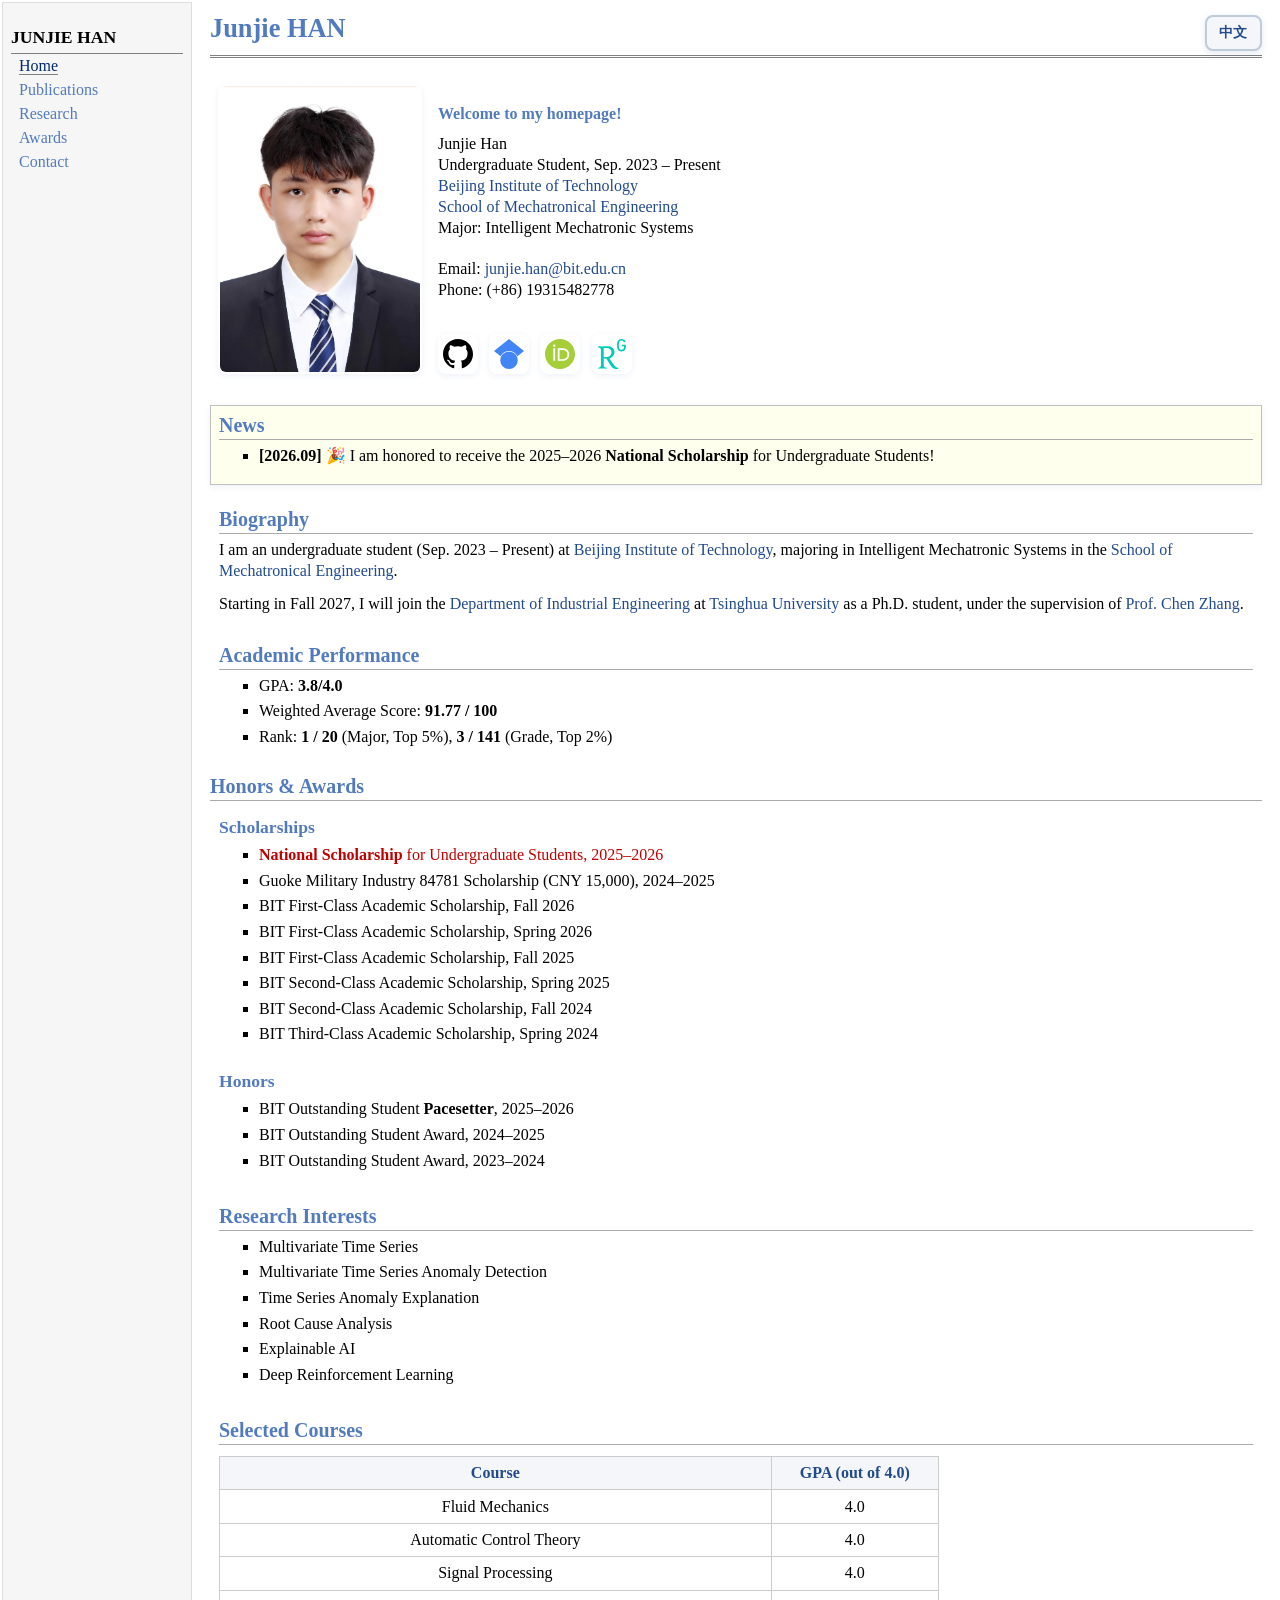
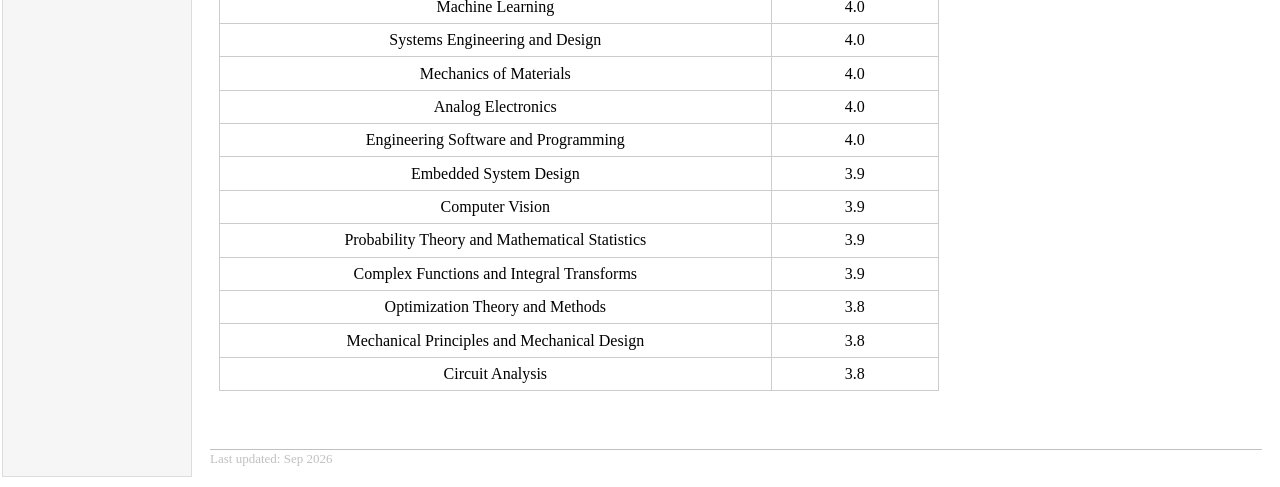
<file: index.html>
<!DOCTYPE html>
<html xmlns="http://www.w3.org/1999/xhtml" xml:lang="en" lang="en" data-language="en">
<head>
<meta name="generator" content="jemdoc, see http://jemdoc.jaboc.net/" />
<meta http-equiv="Content-Type" content="text/html;charset=utf-8" />
<link rel="stylesheet" href="jemdoc.css?v=20261003-4" type="text/css" />
<title data-zh="韩俊杰" data-en="Junjie HAN">Junjie HAN</title>
<script type="text/javascript" src="language.js?v=20261003-3"></script>
</head>
<body>
<table summary="Table for page layout." id="tlayout">
<tr valign="top">
<td id="layout-menu">
<div class="menu-category"><div class="menu-head"><span class="lang-zh" xml:lang="zh-CN">韩俊杰</span><span class="lang-en">JUNJIE HAN</span></div></div>
<div class="menu-item"><a href="index.html" class="current"><span class="lang-zh" xml:lang="zh-CN">首页</span><span class="lang-en">Home</span></a></div>
<div class="menu-item"><a href="publication.html"><span class="lang-zh" xml:lang="zh-CN">论文</span><span class="lang-en">Publications</span></a></div>
<div class="menu-item"><a href="research.html"><span class="lang-zh" xml:lang="zh-CN">科研</span><span class="lang-en">Research</span></a></div>
<div class="menu-item"><a href="competition.html"><span class="lang-zh" xml:lang="zh-CN">竞赛获奖</span><span class="lang-en">Awards</span></a></div>
<div class="menu-item"><a href="contact.html"><span class="lang-zh" xml:lang="zh-CN">联系方式</span><span class="lang-en">Contact</span></a></div>
</td>
<td id="layout-content">
<div id="toptitle">
<div class="title-row">
<h1><span class="lang-zh" xml:lang="zh-CN">韩俊杰</span><span class="lang-en">Junjie HAN</span></h1>
<button id="language-toggle" class="language-toggle" type="button" aria-label="Switch to Chinese">中文</button>
</div>
<div id="subtitle"></div>
</div>
<table class="imgtable"><tr><td>
<span class="photo-hover"><img id="profile-image" src="images/个人证件照-白底.jpg" alt="Junjie Han" data-alt-zh="韩俊杰" data-alt-en="Junjie Han" width="200" height="286" /></span></td>
<td align="left"><p class="welcome-line"><span class="lang-zh" xml:lang="zh-CN">欢迎来到我的主页！</span><span class="lang-en">Welcome to my homepage!</span></p>
<p><span class="lang-zh" xml:lang="zh-CN">韩俊杰</span><span class="lang-en">Junjie Han</span><br />
<span class="lang-zh" xml:lang="zh-CN">本科生，2023年9月至今</span><span class="lang-en">Undergraduate Student, Sep. 2023 &#8211; Present</span><br />
<a href="https://www.bit.edu.cn/" target="_blank"><span class="lang-zh" xml:lang="zh-CN">北京理工大学</span><span class="lang-en">Beijing Institute of Technology</span></a><br />
<a href="https://smen.bit.edu.cn/" target="_blank"><span class="lang-zh" xml:lang="zh-CN">机电学院</span><span class="lang-en">School of Mechatronical Engineering</span></a><br />
<span class="lang-zh" xml:lang="zh-CN">专业：智能机电系统</span><span class="lang-en">Major: Intelligent Mechatronic Systems</span><br /><br />
<span class="lang-zh" xml:lang="zh-CN">邮箱：</span><span class="lang-en">Email: </span><a href="mailto:junjie.han@bit.edu.cn">junjie.han@bit.edu.cn</a><br />
<span class="lang-zh" xml:lang="zh-CN">电话：</span><span class="lang-en">Phone: </span>(+86) 19315482778<br /><br />
</p>
<p class="social-links">
<a class="hover-lift-icon" href="https://github.com/ayumurephael" target="_blank" title="GitHub"><img src="images/github.svg" alt="GitHub" /></a>
<!-- Replace each pending span with a profile link when its URL is available. -->
<span class="social-icon pending-profile hover-lift-icon" title="Google Scholar profile link coming soon" data-title-zh="Google Scholar 主页链接待补充" data-title-en="Google Scholar profile link coming soon"><img src="images/google-scholar.svg" alt="Google Scholar" /></span>
<span class="social-icon pending-profile hover-lift-icon" title="ORCID profile link coming soon" data-title-zh="ORCID 主页链接待补充" data-title-en="ORCID profile link coming soon"><img src="images/orcid.svg" alt="ORCID" /></span>
<span class="social-icon pending-profile hover-lift-icon" title="ResearchGate profile link coming soon" data-title-zh="ResearchGate 主页链接待补充" data-title-en="ResearchGate profile link coming soon"><img src="images/researchgate.svg" alt="ResearchGate" /></span>
</p>
</td></tr></table>

<div class="homepage-sections">
<div class="infoblock">
<div class="blockcontent hover-card">
<h2><span class="lang-zh" xml:lang="zh-CN">动态</span><span class="lang-en">News</span></h2>
<ul>
<li><p><span class="lang-zh" xml:lang="zh-CN">[2026.09] &#127881; 我很荣幸获得2025&#8211;2026学年本科生<b>国家奖学金</b>！</span><span class="lang-en"><b>[2026.09]</b> &#127881; I am honored to receive the 2025&#8211;2026 <b>National Scholarship</b> for Undergraduate Students!</span></p></li>
</ul>
</div>
</div>

<section class="home-section hover-card">
<h2><span class="lang-zh" xml:lang="zh-CN">个人简介</span><span class="lang-en">Biography</span></h2>
<p class="lang-en">I am an undergraduate student (Sep. 2023 &#8211; Present) at <a href="https://www.bit.edu.cn/" target="_blank">Beijing Institute of Technology</a>, majoring in Intelligent Mechatronic Systems in the <a href="https://smen.bit.edu.cn/" target="_blank">School of Mechatronical Engineering</a>.</p>

<p class="lang-en">Starting in Fall 2027, I will join the <a href="https://www.ie.tsinghua.edu.cn/" target="_blank">Department of Industrial Engineering</a> at <a href="https://www.tsinghua.edu.cn/" target="_blank">Tsinghua University</a> as a Ph.D. student, under the supervision of <a href="https://www.ie.tsinghua.edu.cn/eng/info/1051/1031.htm" target="_blank">Prof. Chen Zhang</a>.</p>

<p class="lang-zh" xml:lang="zh-CN">我是<a href="https://www.bit.edu.cn/" target="_blank">北京理工大学</a><a href="https://smen.bit.edu.cn/" target="_blank">机电学院</a>智能机电系统专业本科生（2023年9月至今）。</p>

<p class="lang-zh" xml:lang="zh-CN">自2027年秋季起，我将进入<a href="https://www.tsinghua.edu.cn/" target="_blank">清华大学</a><a href="https://www.ie.tsinghua.edu.cn/" target="_blank">工业工程系</a>攻读博士学位，师从<a href="https://www.ie.tsinghua.edu.cn/eng/info/1051/1031.htm" target="_blank">张晨教授</a>。</p>
</section>

<section class="home-section hover-card">
<h2><span class="lang-zh" xml:lang="zh-CN">学业成绩</span><span class="lang-en">Academic Performance</span></h2>
<ul>
<li><p><span class="lang-zh" xml:lang="zh-CN">平均绩点：</span><span class="lang-en">GPA: </span><b>3.8/4.0</b></p></li>
<li><p><span class="lang-zh" xml:lang="zh-CN">加权平均分：</span><span class="lang-en">Weighted Average Score: </span><b>91.77 / 100</b></p></li>
<li><p><span class="lang-zh" xml:lang="zh-CN">排名：</span><span class="lang-en">Rank: </span><b>1 / 20</b> <span class="lang-zh" xml:lang="zh-CN">（专业，前 5%），</span><span class="lang-en">(Major, Top 5%), </span><b>3 / 141</b> <span class="lang-zh" xml:lang="zh-CN">（年级，前 2%）</span><span class="lang-en">(Grade, Top 2%)</span></p></li>
</ul>
</section>

<div class="awards-section" id="honors-awards">
<h2><span class="lang-zh" xml:lang="zh-CN">荣誉与奖项</span><span class="lang-en">Honors &amp; Awards</span></h2>

<section class="awards-subsection hover-card">
<h3><span class="lang-zh" xml:lang="zh-CN">奖学金</span><span class="lang-en">Scholarships</span></h3>
<ul>
<li><p class="award-highlight"><span class="lang-zh" xml:lang="zh-CN">本科生<b>国家奖学金</b>，2025&#8211;2026学年</span><span class="lang-en"><b>National Scholarship</b> for Undergraduate Students, 2025&#8211;2026</span></p></li>
<li><p class="nowrap-award"><span class="lang-zh" xml:lang="zh-CN">国科军工84781奖学金（人民币15,000元），2024&#8211;2025学年</span><span class="lang-en">Guoke Military Industry 84781 Scholarship (CNY 15,000), 2024&#8211;2025</span></p></li>
<li><p><span class="lang-zh" xml:lang="zh-CN">北京理工大学优秀学生一等奖学金，2026年秋季学期</span><span class="lang-en">BIT First-Class Academic Scholarship, Fall 2026</span></p></li>
<li><p><span class="lang-zh" xml:lang="zh-CN">北京理工大学优秀学生一等奖学金，2026年春季学期</span><span class="lang-en">BIT First-Class Academic Scholarship, Spring 2026</span></p></li>
<li><p><span class="lang-zh" xml:lang="zh-CN">北京理工大学优秀学生一等奖学金，2025年秋季学期</span><span class="lang-en">BIT First-Class Academic Scholarship, Fall 2025</span></p></li>
<li><p><span class="lang-zh" xml:lang="zh-CN">北京理工大学优秀学生二等奖学金，2025年春季学期</span><span class="lang-en">BIT Second-Class Academic Scholarship, Spring 2025</span></p></li>
<li><p><span class="lang-zh" xml:lang="zh-CN">北京理工大学优秀学生二等奖学金，2024年秋季学期</span><span class="lang-en">BIT Second-Class Academic Scholarship, Fall 2024</span></p></li>
<li><p><span class="lang-zh" xml:lang="zh-CN">北京理工大学优秀学生三等奖学金，2024年春季学期</span><span class="lang-en">BIT Third-Class Academic Scholarship, Spring 2024</span></p></li>
</ul>
</section>

<section class="awards-subsection hover-card">
<h3><span class="lang-zh" xml:lang="zh-CN">荣誉称号</span><span class="lang-en">Honors</span></h3>
<ul>
<li><p><span class="lang-zh" xml:lang="zh-CN">北京理工大学<b>优秀学生标兵</b>，2025&#8211;2026学年</span><span class="lang-en">BIT Outstanding Student <b>Pacesetter</b>, 2025&#8211;2026</span></p></li>
<li><p><span class="lang-zh" xml:lang="zh-CN">北京理工大学优秀学生，2024&#8211;2025学年</span><span class="lang-en">BIT Outstanding Student Award, 2024&#8211;2025</span></p></li>
<li><p><span class="lang-zh" xml:lang="zh-CN">北京理工大学优秀学生，2023&#8211;2024学年</span><span class="lang-en">BIT Outstanding Student Award, 2023&#8211;2024</span></p></li>
</ul>
</section>
</div>

<section class="home-section hover-card">
<h2><span class="lang-zh" xml:lang="zh-CN">研究兴趣</span><span class="lang-en">Research Interests</span></h2>
<ul>
<li><p><span class="lang-zh" xml:lang="zh-CN">多变量时间序列</span><span class="lang-en">Multivariate Time Series</span></p></li>
<li><p><span class="lang-zh" xml:lang="zh-CN">多变量时间序列异常检测</span><span class="lang-en">Multivariate Time Series Anomaly Detection</span></p></li>
<li><p><span class="lang-zh" xml:lang="zh-CN">时序异常解释</span><span class="lang-en">Time Series Anomaly Explanation</span></p></li>
<li><p><span class="lang-zh" xml:lang="zh-CN">根因分析</span><span class="lang-en">Root Cause Analysis</span></p></li>
<li><p><span class="lang-zh" xml:lang="zh-CN">可解释人工智能</span><span class="lang-en">Explainable AI</span></p></li>
<li><p><span class="lang-zh" xml:lang="zh-CN">深度强化学习</span><span class="lang-en">Deep Reinforcement Learning</span></p></li>
</ul>
</section>

<section class="home-section hover-card">
<h2><span class="lang-zh" xml:lang="zh-CN">主要课程</span><span class="lang-en">Selected Courses</span></h2>
<table class="course-table" summary="Selected courses and GPA">
<thead>
<tr><th><span class="lang-zh" xml:lang="zh-CN">课程</span><span class="lang-en">Course</span></th><th><span class="lang-zh" xml:lang="zh-CN">绩点（满分 4.0）</span><span class="lang-en">GPA (out of 4.0)</span></th></tr>
</thead>
<tbody>
<tr><td><span class="lang-zh" xml:lang="zh-CN">流体力学</span><span class="lang-en">Fluid Mechanics</span></td><td>4.0</td></tr>
<tr><td><span class="lang-zh" xml:lang="zh-CN">自动控制原理</span><span class="lang-en">Automatic Control Theory</span></td><td>4.0</td></tr>
<tr><td><span class="lang-zh" xml:lang="zh-CN">信号处理</span><span class="lang-en">Signal Processing</span></td><td>4.0</td></tr>
<tr><td><span class="lang-zh" xml:lang="zh-CN">机器学习</span><span class="lang-en">Machine Learning</span></td><td>4.0</td></tr>
<tr><td><span class="lang-zh" xml:lang="zh-CN">系统工程与设计</span><span class="lang-en">Systems Engineering and Design</span></td><td>4.0</td></tr>
<tr><td><span class="lang-zh" xml:lang="zh-CN">材料力学</span><span class="lang-en">Mechanics of Materials</span></td><td>4.0</td></tr>
<tr><td><span class="lang-zh" xml:lang="zh-CN">模拟电子技术</span><span class="lang-en">Analog Electronics</span></td><td>4.0</td></tr>
<tr><td><span class="lang-zh" xml:lang="zh-CN">工程软件与程序设计</span><span class="lang-en">Engineering Software and Programming</span></td><td>4.0</td></tr>
<tr><td><span class="lang-zh" xml:lang="zh-CN">嵌入式系统设计</span><span class="lang-en">Embedded System Design</span></td><td>3.9</td></tr>
<tr><td><span class="lang-zh" xml:lang="zh-CN">计算机视觉</span><span class="lang-en">Computer Vision</span></td><td>3.9</td></tr>
<tr><td><span class="lang-zh" xml:lang="zh-CN">概率论与数理统计</span><span class="lang-en">Probability Theory and Mathematical Statistics</span></td><td>3.9</td></tr>
<tr><td><span class="lang-zh" xml:lang="zh-CN">复变函数与积分变换</span><span class="lang-en">Complex Functions and Integral Transforms</span></td><td>3.9</td></tr>
<tr><td><span class="lang-zh" xml:lang="zh-CN">最优化理论与方法</span><span class="lang-en">Optimization Theory and Methods</span></td><td>3.8</td></tr>
<tr><td><span class="lang-zh" xml:lang="zh-CN">机械原理与机械设计</span><span class="lang-en">Mechanical Principles and Mechanical Design</span></td><td>3.8</td></tr>
<tr><td><span class="lang-zh" xml:lang="zh-CN">电路分析</span><span class="lang-en">Circuit Analysis</span></td><td>3.8</td></tr>
</tbody>
</table>
</section>
</div>

<div id="footer">
<div id="footer-text">
<span class="lang-zh" xml:lang="zh-CN">最后更新：2026年9月</span><span class="lang-en">Last updated: Sep 2026</span>
</div>
</div>
</td>
</tr>
</table>
<script type="text/javascript">
var sc_project = 13358022;
var sc_invisible = 1;
var sc_security = "8235d626";
</script>
<script type="text/javascript" src="https://www.statcounter.com/counter/counter.js" async="async"></script>
<script type="text/javascript">
(function () {
  var profileImages = [
    { src: 'images/个人证件照-白底.jpg', duration: 10000 },
    { src: 'images/照片2.png', duration: 10000 }
  ];
  var profileImage = document.getElementById('profile-image');
  var photoFrame = profileImage ? profileImage.parentElement : null;
  var profileImageIndex = 0;
  var secondImage = new Image();
  var hasSwitched = false;

  if (!profileImage) {
    return;
  }

  secondImage.src = profileImages[1].src;

  profileImage.addEventListener('load', function () {
    if (!hasSwitched) {
      return;
    }
    photoFrame.classList.remove('photo-switched');
    void photoFrame.offsetWidth;
    photoFrame.classList.add('photo-switched');
  });

  function switchProfileImage(nextImage) {
    hasSwitched = true;
    profileImage.src = nextImage.src;
  }

  function showNextProfileImage() {
    profileImageIndex = (profileImageIndex + 1) % profileImages.length;
    var nextImage = profileImages[profileImageIndex];

    if (profileImageIndex === 0) {
      switchProfileImage(nextImage);
    } else if (secondImage.complete) {
      if (secondImage.naturalWidth > 0) {
        switchProfileImage(nextImage);
      }
    }

    window.setTimeout(showNextProfileImage, nextImage.duration);
  }

  window.setTimeout(showNextProfileImage, profileImages[0].duration);
}());
</script>
</body>
</html>
</file>
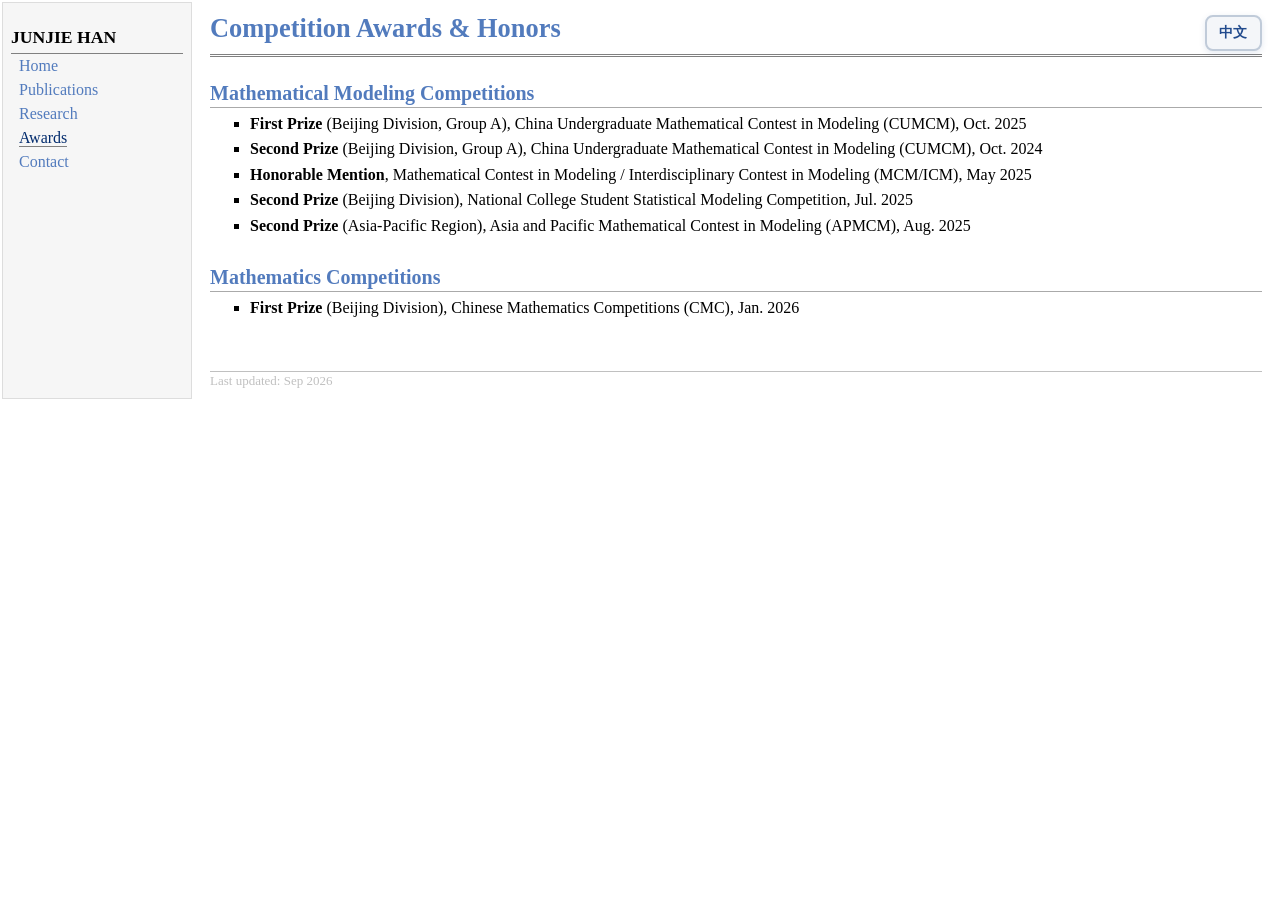
<file: competition.html>
<!DOCTYPE html>
<html xmlns="http://www.w3.org/1999/xhtml" xml:lang="en" lang="en" data-language="en">
<head>
<meta name="generator" content="jemdoc, see http://jemdoc.jaboc.net/" />
<meta http-equiv="Content-Type" content="text/html;charset=utf-8" />
<link rel="stylesheet" href="jemdoc.css?v=20261003-3" type="text/css" />
<title data-zh="竞赛获奖 - 韩俊杰" data-en="Awards - Junjie HAN">Awards - Junjie HAN</title>
<script type="text/javascript" src="language.js?v=20261003-3"></script>
</head>
<body>
<table summary="Table for page layout." id="tlayout">
<tr valign="top">
<td id="layout-menu">
<div class="menu-category"><div class="menu-head"><span class="lang-zh" xml:lang="zh-CN">韩俊杰</span><span class="lang-en">JUNJIE HAN</span></div></div>
<div class="menu-item"><a href="index.html"><span class="lang-zh" xml:lang="zh-CN">首页</span><span class="lang-en">Home</span></a></div>
<div class="menu-item"><a href="publication.html"><span class="lang-zh" xml:lang="zh-CN">论文</span><span class="lang-en">Publications</span></a></div>
<div class="menu-item"><a href="research.html"><span class="lang-zh" xml:lang="zh-CN">科研</span><span class="lang-en">Research</span></a></div>
<div class="menu-item"><a href="competition.html" class="current"><span class="lang-zh" xml:lang="zh-CN">竞赛获奖</span><span class="lang-en">Awards</span></a></div>
<div class="menu-item"><a href="contact.html"><span class="lang-zh" xml:lang="zh-CN">联系方式</span><span class="lang-en">Contact</span></a></div>
</td>
<td id="layout-content">
<div id="toptitle">
<div class="title-row">
<h1><span class="lang-zh" xml:lang="zh-CN">竞赛奖项与荣誉</span><span class="lang-en">Competition Awards &amp; Honors</span></h1>
<button id="language-toggle" class="language-toggle" type="button" aria-label="Switch to Chinese">中文</button>
</div>
</div>

<h2><span class="lang-zh" xml:lang="zh-CN">数学建模竞赛</span><span class="lang-en">Mathematical Modeling Competitions</span></h2>
<ul>
<li><p><span class="lang-zh" xml:lang="zh-CN">全国大学生数学建模竞赛北京赛区甲组<b>一等奖</b>，2025年10月</span><span class="lang-en"><b>First Prize</b> (Beijing Division, Group A), China Undergraduate Mathematical Contest in Modeling (CUMCM), Oct. 2025</span></p></li>
<li><p><span class="lang-zh" xml:lang="zh-CN">全国大学生数学建模竞赛北京赛区甲组<b>二等奖</b>，2024年10月</span><span class="lang-en"><b>Second Prize</b> (Beijing Division, Group A), China Undergraduate Mathematical Contest in Modeling (CUMCM), Oct. 2024</span></p></li>
<li><p><span class="lang-zh" xml:lang="zh-CN">美国大学生数学建模竞赛<b>荣誉奖</b>，2025年5月</span><span class="lang-en"><b>Honorable Mention</b>, Mathematical Contest in Modeling / Interdisciplinary Contest in Modeling (MCM/ICM), May 2025</span></p></li>
<li><p><span class="lang-zh" xml:lang="zh-CN">全国大学生统计建模大赛北京赛区<b>二等奖</b>，2025年7月</span><span class="lang-en"><b>Second Prize</b> (Beijing Division), National College Student Statistical Modeling Competition, Jul. 2025</span></p></li>
<li><p><span class="lang-zh" xml:lang="zh-CN">亚太地区大学生数学建模竞赛<b>二等奖</b>，2025年8月</span><span class="lang-en"><b>Second Prize</b> (Asia-Pacific Region), Asia and Pacific Mathematical Contest in Modeling (APMCM), Aug. 2025</span></p></li>
</ul>

<h2><span class="lang-zh" xml:lang="zh-CN">数学竞赛</span><span class="lang-en">Mathematics Competitions</span></h2>
<ul>
<li><p><span class="lang-zh" xml:lang="zh-CN">全国大学生数学竞赛北京赛区<b>一等奖</b>，2026年1月</span><span class="lang-en"><b>First Prize</b> (Beijing Division), Chinese Mathematics Competitions (CMC), Jan. 2026</span></p></li>
</ul>

<div id="footer">
<div id="footer-text">
<span class="lang-zh" xml:lang="zh-CN">最后更新：2026年9月</span><span class="lang-en">Last updated: Sep 2026</span>
</div>
</div>
</td>
</tr>
</table>
<script type="text/javascript">
var sc_project = 13358022;
var sc_invisible = 1;
var sc_security = "8235d626";
</script>
<script type="text/javascript" src="https://www.statcounter.com/counter/counter.js" async="async"></script>
</body>
</html>
</file>
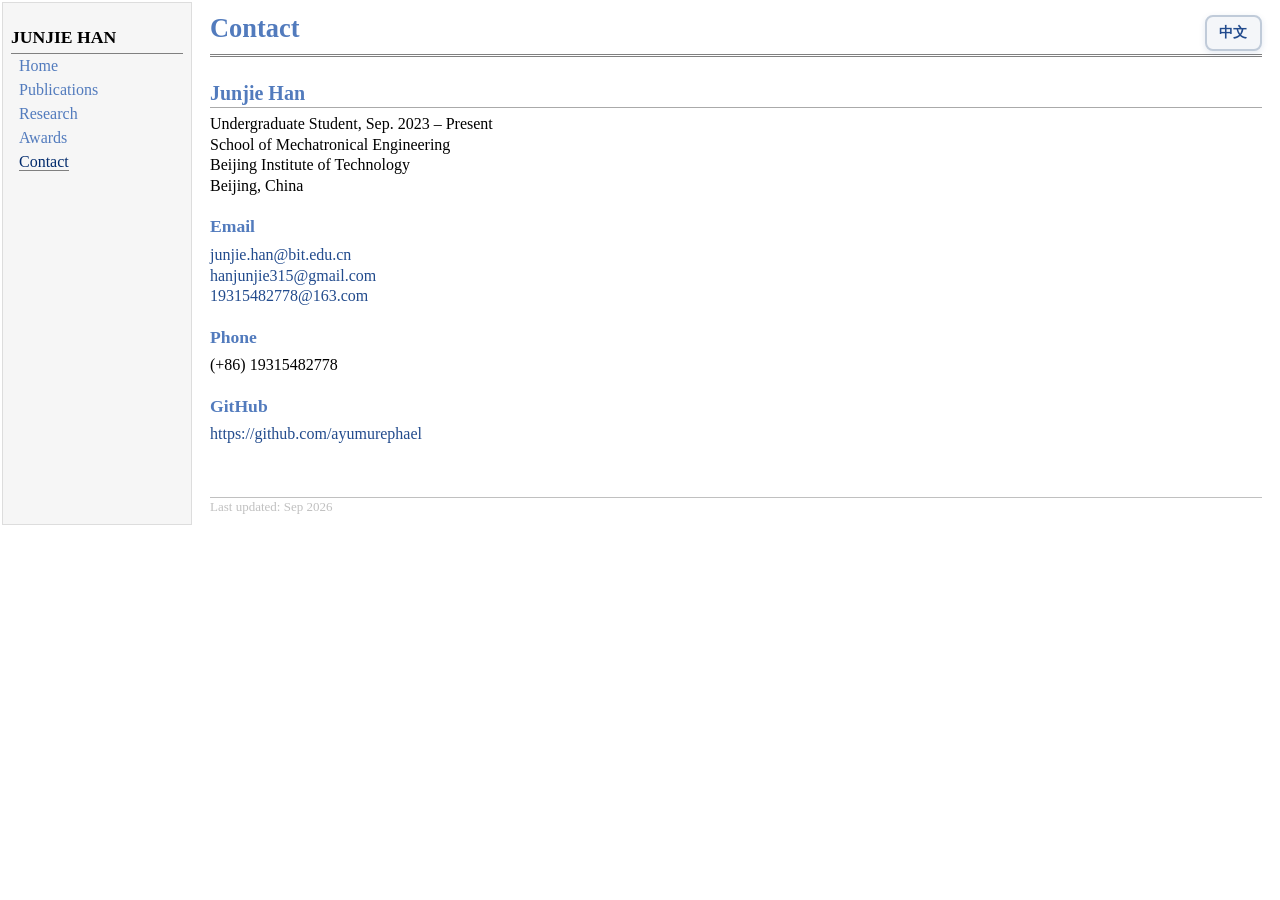
<file: contact.html>
<!DOCTYPE html>
<html xmlns="http://www.w3.org/1999/xhtml" xml:lang="en" lang="en" data-language="en">
<head>
<meta name="generator" content="jemdoc, see http://jemdoc.jaboc.net/" />
<meta http-equiv="Content-Type" content="text/html;charset=utf-8" />
<link rel="stylesheet" href="jemdoc.css?v=20261003-3" type="text/css" />
<title data-zh="联系方式 - 韩俊杰" data-en="Contact - Junjie HAN">Contact - Junjie HAN</title>
<script type="text/javascript" src="language.js?v=20261003-3"></script>
</head>
<body>
<table summary="Table for page layout." id="tlayout">
<tr valign="top">
<td id="layout-menu">
<div class="menu-category"><div class="menu-head"><span class="lang-zh" xml:lang="zh-CN">韩俊杰</span><span class="lang-en">JUNJIE HAN</span></div></div>
<div class="menu-item"><a href="index.html"><span class="lang-zh" xml:lang="zh-CN">首页</span><span class="lang-en">Home</span></a></div>
<div class="menu-item"><a href="publication.html"><span class="lang-zh" xml:lang="zh-CN">论文</span><span class="lang-en">Publications</span></a></div>
<div class="menu-item"><a href="research.html"><span class="lang-zh" xml:lang="zh-CN">科研</span><span class="lang-en">Research</span></a></div>
<div class="menu-item"><a href="competition.html"><span class="lang-zh" xml:lang="zh-CN">竞赛获奖</span><span class="lang-en">Awards</span></a></div>
<div class="menu-item"><a href="contact.html" class="current"><span class="lang-zh" xml:lang="zh-CN">联系方式</span><span class="lang-en">Contact</span></a></div>
</td>
<td id="layout-content">
<div id="toptitle">
<div class="title-row">
<h1><span class="lang-zh" xml:lang="zh-CN">联系方式</span><span class="lang-en">Contact</span></h1>
<button id="language-toggle" class="language-toggle" type="button" aria-label="Switch to Chinese">中文</button>
</div>
</div>

<h2><span class="lang-zh" xml:lang="zh-CN">韩俊杰</span><span class="lang-en">Junjie Han</span></h2>

<p><span class="lang-zh" xml:lang="zh-CN">本科生，2023年9月至今</span><span class="lang-en">Undergraduate Student, Sep. 2023 &#8211; Present</span><br />
<span class="lang-zh" xml:lang="zh-CN">机电学院</span><span class="lang-en">School of Mechatronical Engineering</span><br />
<span class="lang-zh" xml:lang="zh-CN">北京理工大学</span><span class="lang-en">Beijing Institute of Technology</span><br />
<span class="lang-zh" xml:lang="zh-CN">中国北京</span><span class="lang-en">Beijing, China</span></p>

<h3><span class="lang-zh" xml:lang="zh-CN">邮箱</span><span class="lang-en">Email</span></h3>
<p><a href="mailto:junjie.han@bit.edu.cn">junjie.han@bit.edu.cn</a><br />
<a href="mailto:hanjunjie315@gmail.com">hanjunjie315@gmail.com</a><br />
<a href="mailto:19315482778@163.com">19315482778@163.com</a></p>

<h3><span class="lang-zh" xml:lang="zh-CN">电话</span><span class="lang-en">Phone</span></h3>
<p>(+86) 19315482778</p>

<h3>GitHub</h3>
<p><a href="https://github.com/ayumurephael" target="_blank">https://github.com/ayumurephael</a></p>

<div id="footer">
<div id="footer-text">
<span class="lang-zh" xml:lang="zh-CN">最后更新：2026年9月</span><span class="lang-en">Last updated: Sep 2026</span>
</div>
</div>
</td>
</tr>
</table>
<script type="text/javascript">
var sc_project = 13358022;
var sc_invisible = 1;
var sc_security = "8235d626";
</script>
<script type="text/javascript" src="https://www.statcounter.com/counter/counter.js" async="async"></script>
</body>
</html>
</file>
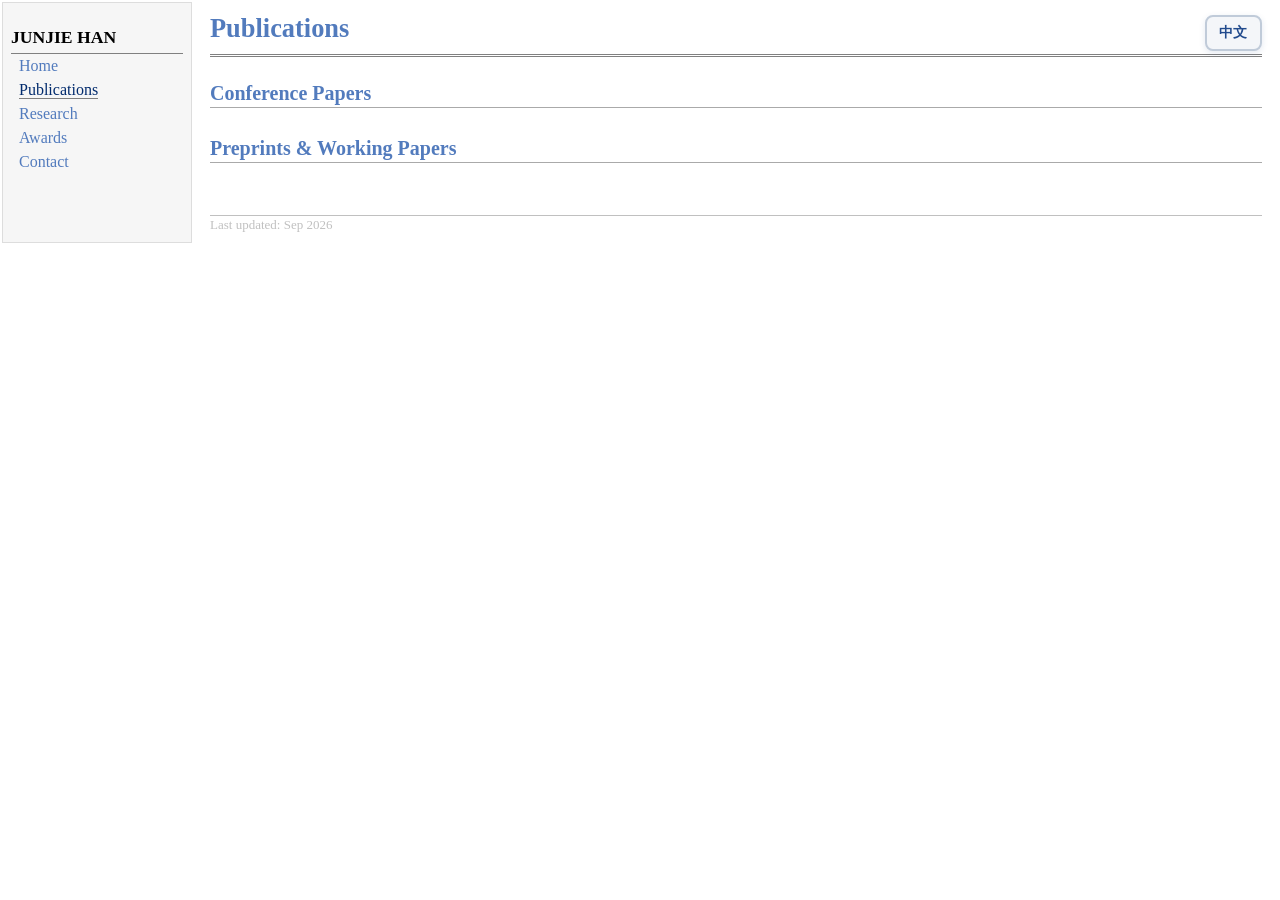
<file: publication.html>
<!DOCTYPE html>
<html xmlns="http://www.w3.org/1999/xhtml" xml:lang="en" lang="en" data-language="en">
<head>
<meta name="generator" content="jemdoc, see http://jemdoc.jaboc.net/" />
<meta http-equiv="Content-Type" content="text/html;charset=utf-8" />
<link rel="stylesheet" href="jemdoc.css?v=20261003-3" type="text/css" />
<title data-zh="论文 - 韩俊杰" data-en="Publications - Junjie HAN">Publications - Junjie HAN</title>
<script type="text/javascript" src="language.js?v=20261003-3"></script>
</head>
<body>
<table summary="Table for page layout." id="tlayout">
<tr valign="top">
<td id="layout-menu">
<div class="menu-category"><div class="menu-head"><span class="lang-zh" xml:lang="zh-CN">韩俊杰</span><span class="lang-en">JUNJIE HAN</span></div></div>
<div class="menu-item"><a href="index.html"><span class="lang-zh" xml:lang="zh-CN">首页</span><span class="lang-en">Home</span></a></div>
<div class="menu-item"><a href="publication.html" class="current"><span class="lang-zh" xml:lang="zh-CN">论文</span><span class="lang-en">Publications</span></a></div>
<div class="menu-item"><a href="research.html"><span class="lang-zh" xml:lang="zh-CN">科研</span><span class="lang-en">Research</span></a></div>
<div class="menu-item"><a href="competition.html"><span class="lang-zh" xml:lang="zh-CN">竞赛获奖</span><span class="lang-en">Awards</span></a></div>
<div class="menu-item"><a href="contact.html"><span class="lang-zh" xml:lang="zh-CN">联系方式</span><span class="lang-en">Contact</span></a></div>
</td>
<td id="layout-content">
<div id="toptitle">
<div class="title-row">
<h1><span class="lang-zh" xml:lang="zh-CN">论文</span><span class="lang-en">Publications</span></h1>
<button id="language-toggle" class="language-toggle" type="button" aria-label="Switch to Chinese">中文</button>
</div>
</div>

<h2><span class="lang-zh" xml:lang="zh-CN">会议论文</span><span class="lang-en">Conference Papers</span></h2>

<h2><span class="lang-zh" xml:lang="zh-CN">预印本与工作论文</span><span class="lang-en">Preprints &amp; Working Papers</span></h2>

<div id="footer">
<div id="footer-text">
<span class="lang-zh" xml:lang="zh-CN">最后更新：2026年9月</span><span class="lang-en">Last updated: Sep 2026</span>
</div>
</div>
</td>
</tr>
</table>
<script type="text/javascript">
var sc_project = 13358022;
var sc_invisible = 1;
var sc_security = "8235d626";
</script>
<script type="text/javascript" src="https://www.statcounter.com/counter/counter.js" async="async"></script>
</body>
</html>
</file>
<file: jemdoc.css>
/* jemdoc.css - Academic homepage stylesheet */

html[data-language="zh"] .lang-en,
html[data-language="en"] .lang-zh {
	display: none !important;
}

.title-row {
	display: flex;
	align-items: baseline;
	gap: 1em;
}

.title-row h1 {
	flex: 0 1 auto;
}

.language-toggle {
	display: none;
	flex: none;
	margin-left: auto;
	position: relative;
	overflow: hidden;
	font: inherit;
	font-size: 0.88em;
	font-weight: bold;
	color: #224b8d;
	background: #f4f6f9;
	border: 2px solid #c0cbd9;
	border-radius: 8px;
	box-shadow: 0 2px 6px rgba(34, 75, 141, 0.12);
	padding: 0.45em 0.9em;
	cursor: pointer;
	transition: background 0.3s ease, color 0.3s ease, border-color 0.3s ease,
		box-shadow 0.3s ease, transform 0.3s ease;
}

html.language-ready .language-toggle {
	display: inline-block;
}

.language-toggle::before {
	content: "";
	position: absolute;
	top: 0;
	left: -110%;
	width: 100%;
	height: 100%;
	background: linear-gradient(90deg, transparent, rgba(255, 255, 255, 0.75), transparent);
	transition: left 0.5s ease;
}

.language-toggle:hover::before,
.language-toggle:focus-visible::before {
	left: 110%;
}

.language-toggle:hover,
.language-toggle:focus-visible {
	background: #e7edf7;
	border-color: #527bbd;
	box-shadow: 0 6px 14px rgba(34, 75, 141, 0.2), 0 0 10px rgba(82, 123, 189, 0.18);
	transform: translateY(-2px);
}

@media (prefers-reduced-motion: reduce) {
	.language-toggle,
	.language-toggle::before {
		transition: none;
	}
}

table#tlayout {
	border: none;
	border-collapse: separate;
	background: white;
	width: 100%;
	table-layout: fixed;
}

body {
	background: white;
	font-family: Georgia, serif;
	padding-bottom: 8px;
	margin: 0;
	min-width: 0;
}

#layout-menu {
	background: #f6f6f6;
	border: 1px solid #dddddd;
	padding-top: 0.5em;
	padding-left: 8px;
	padding-right: 8px;
	font-size: 1.0em;
	width: 190px;
	box-sizing: border-box;
	white-space: nowrap;
	text-align: left;
	vertical-align: top;
}

#layout-menu td {
	background: #f4f4f4;
	vertical-align: top;
}

#layout-content {
	padding-top: 0.0em;
	padding-left: 1.0em;
	padding-right: 1.0em;
	border: none;
	background: white;
	text-align: left;
	vertical-align: top;
	min-width: 0;
}

#layout-menu a {
	line-height: 1.5em;
	margin-left: 0.5em;
}

tt {
	background: #ffffdd;
}

pre, tt {
	font-size: 90%;
	font-family: monaco, monospace;
}

a, a > tt {
	color: #224b8d;
	text-decoration: none;
}

a:hover {
	border-bottom: 1px gray dotted;
}

#layout-menu a.current:link, #layout-menu a.current:visited {
	color: #022b6d;
	border-bottom: 1px gray solid;
}

#layout-menu a:link, #layout-menu a:visited, #layout-menu a:hover {
	color: #527bbd;
	text-decoration: none;
}

#layout-menu a:hover {
	text-decoration: none;
}

div.menu-category {
	border-bottom: 1px solid gray;
	margin-top: 0.8em;
	padding-top: 0.2em;
	padding-bottom: 0.1em;
	font-weight: bold;
}

div.menu-item {
	padding-left: 16px;
	text-indent: -16px;
}

div#toptitle {
	padding-bottom: 0.2em;
	margin-bottom: 1.5em;
	border-bottom: 3px double gray;
}

div#toptitle + h2, div#toptitle + h3 {
	margin-top: -0.7em;
}

div#subtitle {
	margin-top: 0.0em;
	margin-bottom: 0.0em;
	padding-top: 0em;
	padding-bottom: 0.1em;
}

em {
	font-style: italic;
}

strong {
	font-weight: bold;
}

h1, h2, h3 {
	color: #527bbd;
	margin-top: 0.7em;
	margin-bottom: 0.3em;
	padding-bottom: 0.2em;
	line-height: 1.0;
	padding-top: 0.5em;
	border-bottom: 1px solid #aaaaaa;
}

h1 {
	font-size: 165%;
}

h2 {
	padding-top: 0.8em;
	font-size: 125%;
}

h2 + h3 {
	padding-top: 0.2em;
}

h3 {
	font-size: 110%;
	border-bottom: none;
}

p {
	margin-top: 0.0em;
	margin-bottom: 0.8em;
	padding: 0;
	line-height: 1.3;
}

pre {
	padding: 0;
	margin: 0;
}

div#footer {
	font-size: small;
	border-top: 1px solid #c0c0c0;
	padding-top: 0.1em;
	margin-top: 4.0em;
	color: #c0c0c0;
}

div#footer a {
	color: #80a0b0;
}

div#footer-text {
	float: left;
	padding-bottom: 8px;
}

ul, ol, dl {
	margin-top: 0.2em;
	padding-top: 0;
	margin-bottom: 0.8em;
}

dt {
	margin-top: 0.5em;
	margin-bottom: 0;
}

dl {
	margin-left: 20px;
}

dd {
	color: #222222;
}

dd > *:first-child {
	margin-top: 0;
}

ul {
	list-style-position: outside;
	list-style-type: square;
}

p + ul, p + ol {
	margin-top: -0.5em;
}

li ul, li ol {
	margin-top: -0.3em;
}

ol {
	list-style-position: outside;
	list-style-type: decimal;
}

li p, dd p {
	margin-bottom: 0.3em;
}

ol ol {
	list-style-type: lower-alpha;
}

ol ol ol {
	list-style-type: lower-roman;
}

p + div.codeblock {
	margin-top: -0.6em;
}

div.codeblock, div.infoblock {
	margin-right: 0%;
	margin-top: 1.2em;
	margin-bottom: 1.3em;
}

div.blocktitle {
	font-weight: bold;
	color: #cd7b62;
	margin-top: 1.2em;
	margin-bottom: 0.1em;
}

div.blockcontent {
	border: 1px solid silver;
	padding: 0.3em 0.5em;
}

div.infoblock > div.blockcontent {
	background: #ffffee;
}

.homepage-sections {
	display: grid;
	gap: 14px;
	margin-top: 1.8em;
}

.homepage-sections > .infoblock,
.homepage-sections > .awards-section {
	margin: 0;
}

.hover-card {
	border: 1px solid silver;
	padding: 0.3em 0.5em;
	box-shadow: 0 2px 6px rgba(34, 75, 141, 0.08);
	transition: border-color 0.3s ease, box-shadow 0.3s ease, transform 0.3s ease;
}

.hover-card:hover {
	border-color: #527bbd;
	box-shadow: 0 8px 18px rgba(34, 75, 141, 0.24), 0 0 12px rgba(82, 123, 189, 0.2);
	transform: translateY(-2px);
}

.home-section,
.awards-subsection {
	border-color: transparent;
	box-shadow: none;
}

#layout-content .homepage-sections .home-section > h2:first-child,
#layout-content .homepage-sections .blockcontent > h2:first-child,
#layout-content .homepage-sections .awards-subsection > h3:first-child {
	margin-top: 0;
	padding-top: 0.2em;
}

.home-section > :last-child,
.awards-subsection > :last-child {
	margin-bottom: 0;
}

.home-section > p.lang-en,
.home-section > p.lang-zh {
	margin-bottom: 0;
}

.home-section > p.lang-en + p.lang-en,
.home-section > p.lang-zh + p.lang-zh {
	margin-top: 0.8em;
}

.awards-section {
	display: grid;
	gap: 8px;
}

#layout-content .homepage-sections .awards-section > h2:first-child {
	margin: 0;
	padding-top: 0.2em;
}

div.blockcontent p + ul, div.blockcontent p + ol {
	margin-top: 0.4em;
}

div.infoblock p {
	margin-bottom: 0em;
}

div.infoblock li p, div.infoblock dd p {
	margin-bottom: 0.5em;
}

div.infoblock p + p {
	margin-top: 0.8em;
}

div.codeblock > div.blockcontent {
	background: #f6f6f6;
}

table {
	border: 2px solid black;
	border-collapse: collapse;
}

td {
	padding: 2px;
	padding-left: 0.5em;
	padding-right: 0.5em;
	text-align: center;
	border: 1px solid gray;
}

table + table {
	margin-top: 1em;
}

table.course-table {
	width: 100%;
	max-width: 720px;
	border: 1px solid #aaaaaa;
	margin-top: 0.7em;
}

table.course-table th,
table.course-table td {
	padding: 0.45em 0.7em;
	border: 1px solid #cccccc;
	text-align: center;
}

table.course-table th {
	background: #f4f6f9;
	color: #224b8d;
	text-align: center;
	white-space: nowrap;
}

table.course-table th:last-child,
table.course-table td:last-child {
	width: 9em;
	text-align: center;
	white-space: nowrap;
}

.awards-section {
	width: 100%;
	max-width: none;
}

.awards-section > h2 {
	width: 100%;
	box-sizing: border-box;
	margin-top: 0;
	padding-top: 0;
}

.nowrap-award {
	white-space: nowrap;
}

.award-highlight {
	color: #c00000;
}

.welcome-line {
	color: #527bbd;
	font-weight: bold;
	margin-bottom: 0.6em;
}

tr.heading {
	font-weight: bold;
	border-bottom: 2px solid black;
}

img {
	border: none;
}

.social-links {
	display: flex;
	align-items: center;
	gap: 0.7em;
	margin-bottom: 0;
}

.social-links a,
.social-links .social-icon {
	display: inline-flex;
	align-items: center;
	line-height: 0;
}

.social-links a:hover {
	border-bottom: none;
}

.photo-hover,
.social-links .hover-lift-icon {
	position: relative;
	overflow: hidden;
	border: 2px solid transparent;
	border-radius: 8px;
	box-shadow: 0 2px 6px rgba(34, 75, 141, 0.08);
	transition: border-color 0.3s ease, box-shadow 0.3s ease, transform 0.3s ease;
}

.photo-hover {
	display: block;
	width: max-content;
	max-width: 100%;
}

.photo-hover img {
	display: block;
	width: 200px;
	height: 286px;
	object-fit: cover;
}

.photo-hover::after {
	content: "";
	position: absolute;
	top: 0;
	left: 0;
	width: 100%;
	height: 100%;
	background: linear-gradient(90deg, transparent, rgba(255, 255, 255, 0.55), transparent);
	opacity: 0;
	pointer-events: none;
	z-index: 2;
}

.photo-hover.photo-switched::after {
	animation: photo-switch-sheen 1.2s ease-out;
}

@keyframes photo-switch-sheen {
	0% { transform: translateX(-110%); opacity: 0; }
	15% { opacity: 1; }
	85% { opacity: 1; }
	100% { transform: translateX(110%); opacity: 0; }
}

.photo-hover::before,
.social-links .hover-lift-icon::before {
	content: "";
	position: absolute;
	top: 0;
	left: -110%;
	width: 100%;
	height: 100%;
	background: linear-gradient(90deg, transparent, rgba(255, 255, 255, 0.55), transparent);
	transition: left 0.5s ease;
	pointer-events: none;
	z-index: 1;
}

.photo-hover:hover,
.social-links .hover-lift-icon:hover,
.social-links a.hover-lift-icon:focus-visible {
	border-color: #527bbd;
	box-shadow: 0 8px 18px rgba(34, 75, 141, 0.24), 0 0 12px rgba(82, 123, 189, 0.2);
	transform: translateY(-2px);
}

.photo-hover:hover::before,
.social-links .hover-lift-icon:hover::before,
.social-links a.hover-lift-icon:focus-visible::before {
	left: 110%;
}

.social-links .hover-lift-icon {
	width: 36px;
	height: 36px;
	justify-content: center;
}

.social-links img {
	width: 30px;
	height: 30px;
	object-fit: contain;
}

.pending-profile {
	cursor: default;
}

table.imgtable, table.imgtable td {
	border: none;
	text-align: left;
}

table.imgtable td {
	vertical-align: bottom;
}

div.menu-head {
	font-size: 1.1em;
	padding-bottom: 0.2em;
}

#layout-content h1:first-child, #layout-content h2:first-child, #layout-content h3:first-child {
	margin-top: -0.7em;
}

div#toptitle h1, #layout-content div#toptitle h1 {
	margin-bottom: 0.0em;
	padding-bottom: 0.1em;
	padding-top: 0;
	margin-top: 0.5em;
	border-bottom: none;
}

@media screen and (max-width: 700px) {
	body {
		min-width: 0;
	}

	table#tlayout,
	table#tlayout > tbody,
	table#tlayout > tbody > tr,
	#layout-menu,
	#layout-content {
		display: block;
		width: 100%;
		min-width: 0;
		box-sizing: border-box;
	}

	table#tlayout {
		table-layout: auto;
	}

	#layout-menu {
		white-space: normal;
		padding: 0.35em 0.75em;
	}

	#layout-menu .menu-category {
		margin-top: 0;
	}

	#layout-menu .menu-item {
		display: inline-block;
		padding-left: 0;
		margin-right: 0.75em;
		text-indent: 0;
	}

	#layout-menu a {
		margin-left: 0;
	}

	#layout-content {
		padding: 0 0.75em;
	}

	.title-row {
		gap: 0.5em;
	}

	.title-row h1 {
		min-width: 0;
		line-height: 1.1;
	}

	.language-toggle {
		padding: 0.35em 0.65em;
	}

	table.imgtable,
	table.imgtable > tbody,
	table.imgtable > tbody > tr,
	table.imgtable td {
		display: block;
		width: auto;
	}

	.nowrap-award {
		white-space: normal;
	}
}

@media screen and (min-width: 701px) and (max-width: 1100px) {
	.nowrap-award {
		white-space: normal;
	}
}

@media (prefers-reduced-motion: reduce) {
	.photo-hover,
	.social-links .hover-lift-icon,
	.photo-hover::before,
	.social-links .hover-lift-icon::before,
	.hover-card {
		transition: none;
	}

	.photo-hover.photo-switched::after {
		animation: none;
	}

	.photo-hover:hover,
	.social-links .hover-lift-icon:hover,
	.social-links a.hover-lift-icon:focus-visible,
	.hover-card:hover {
		transform: none;
	}
}

@media print {
	#layout-menu {
		display: none;
	}
	.language-toggle {
		display: none;
	}
}
</file>
